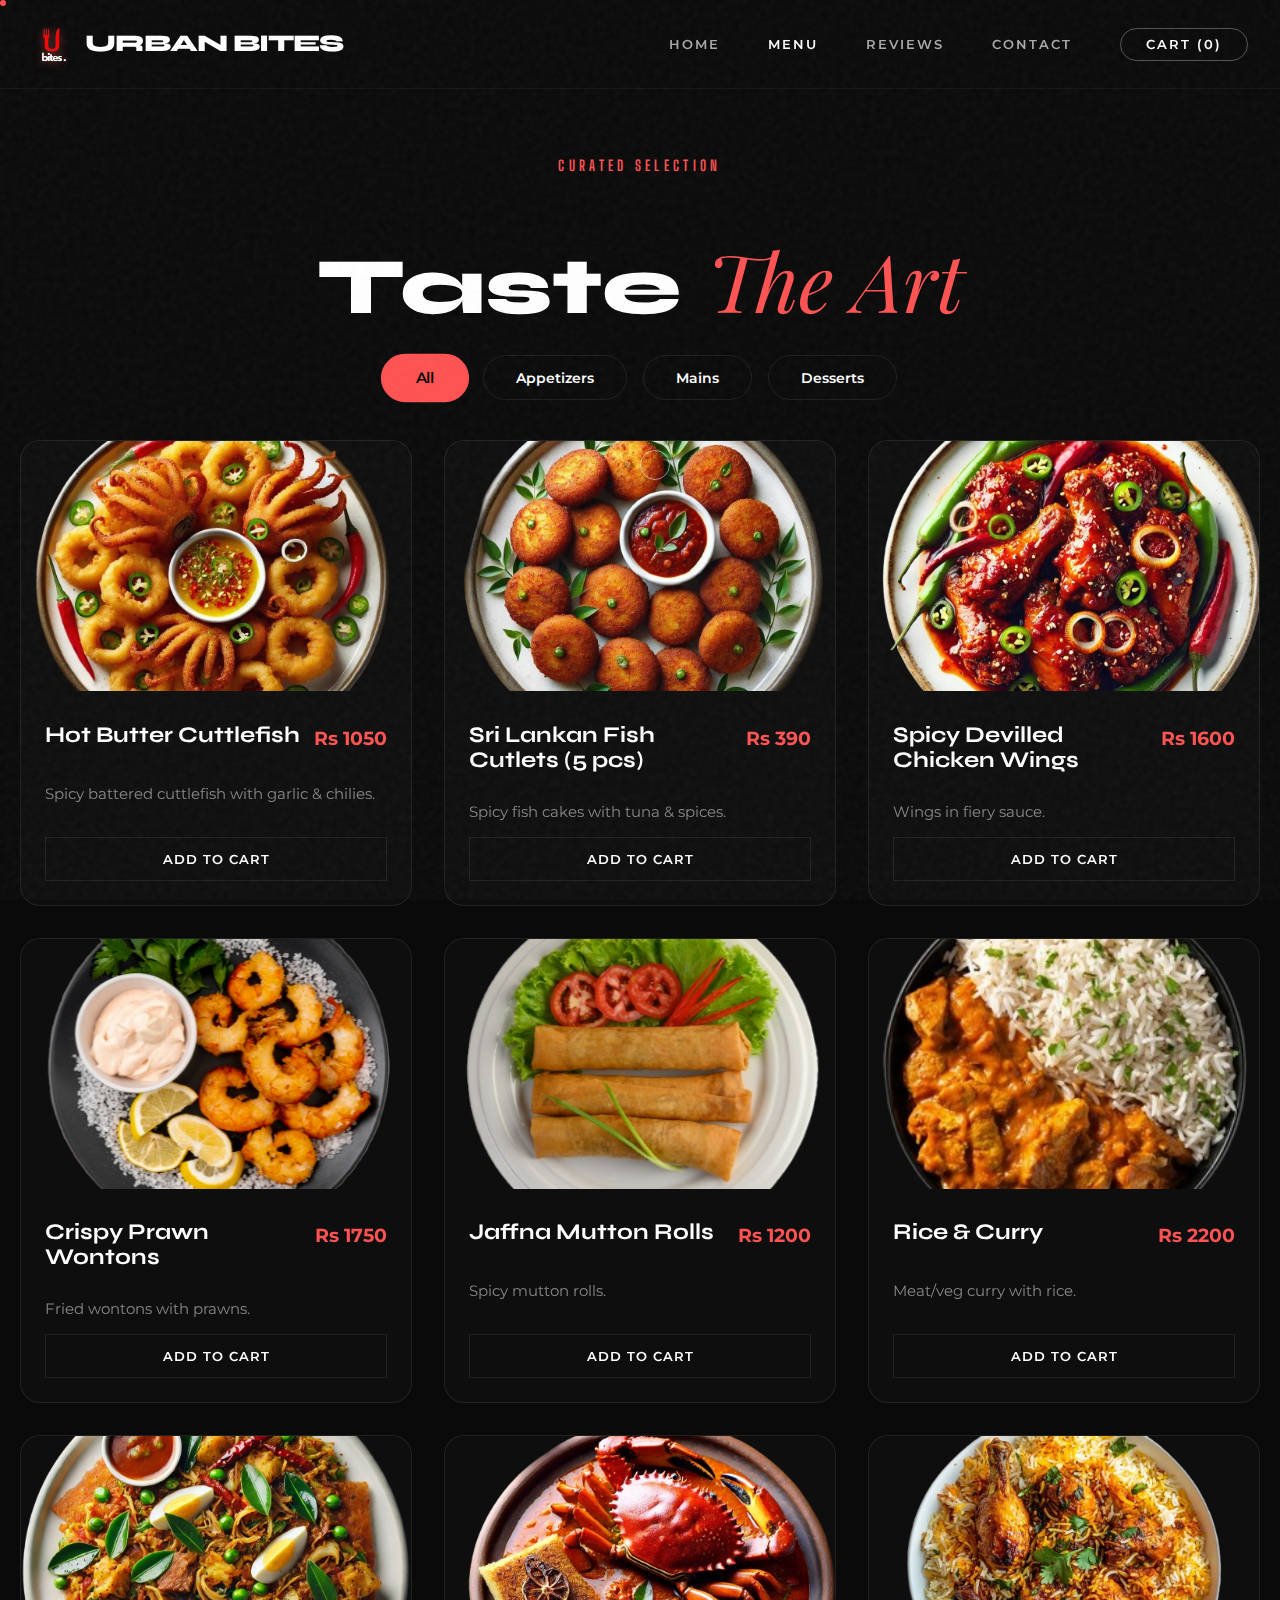
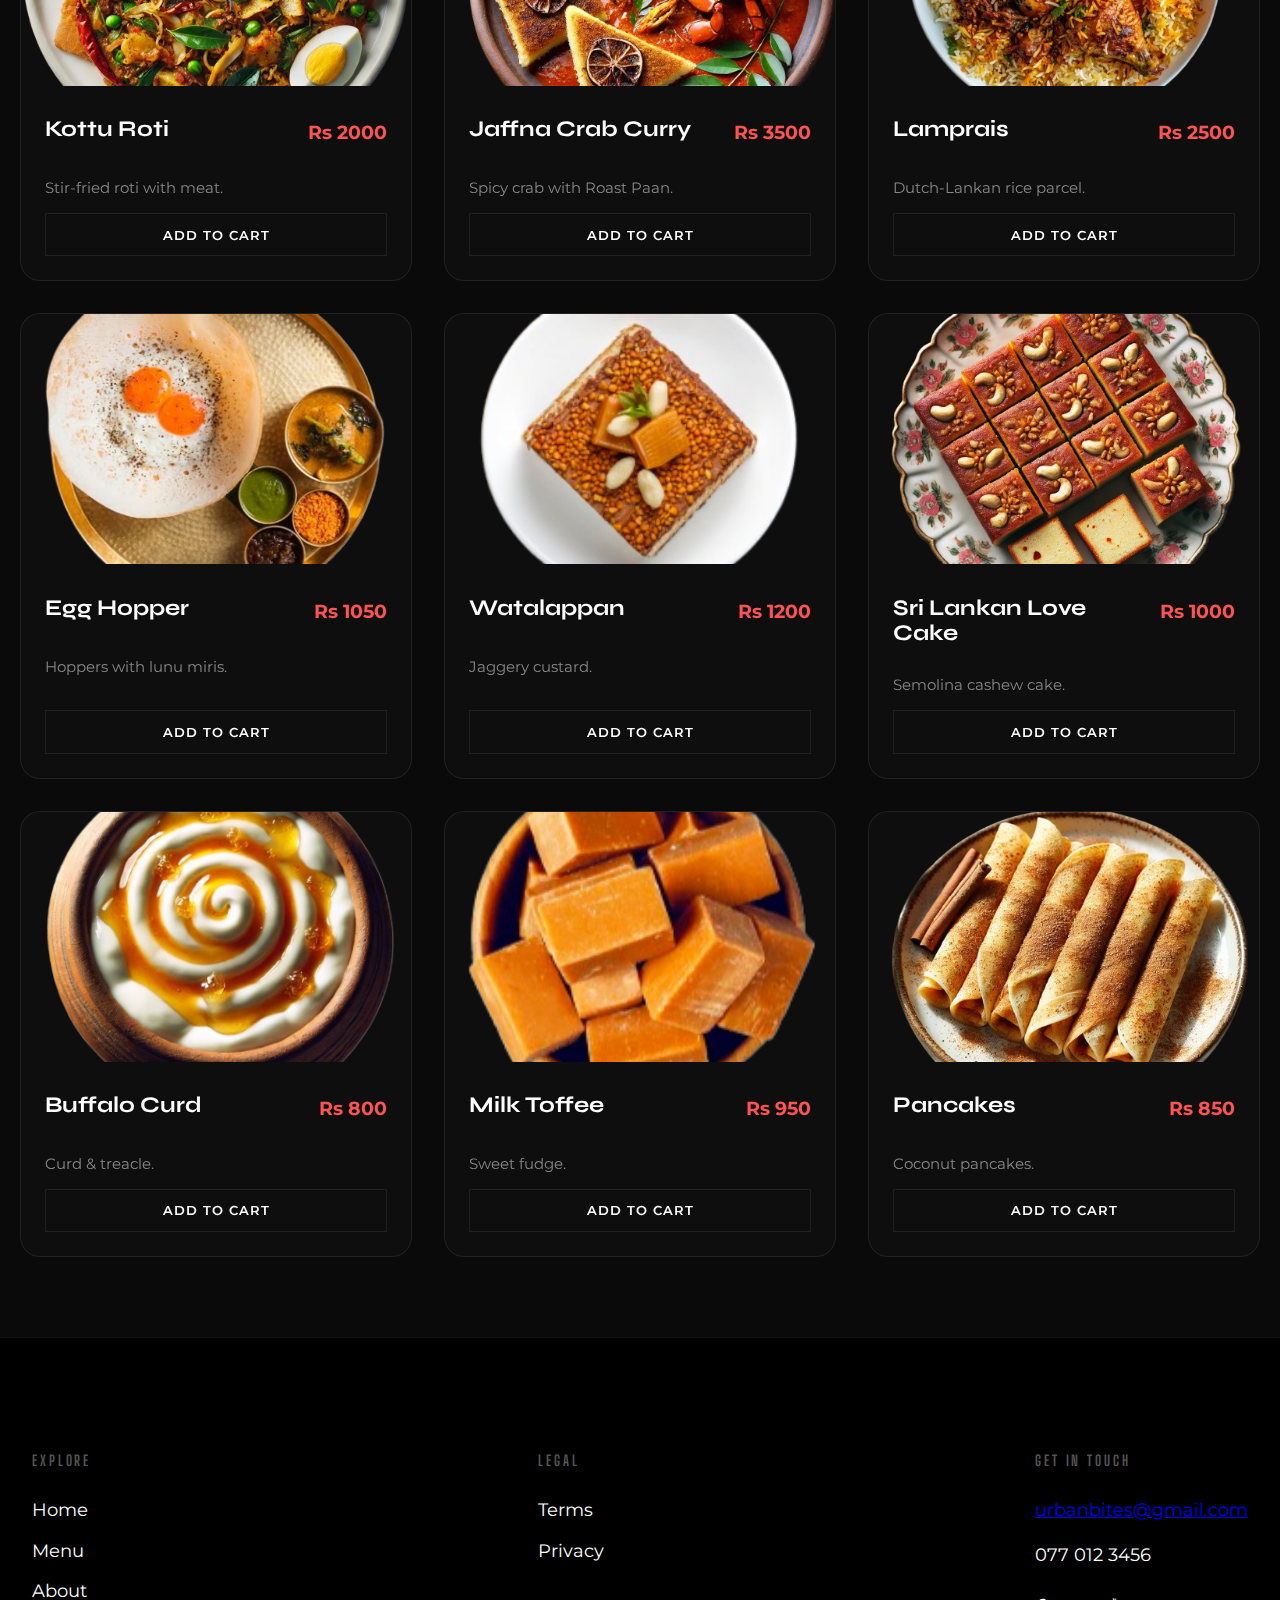
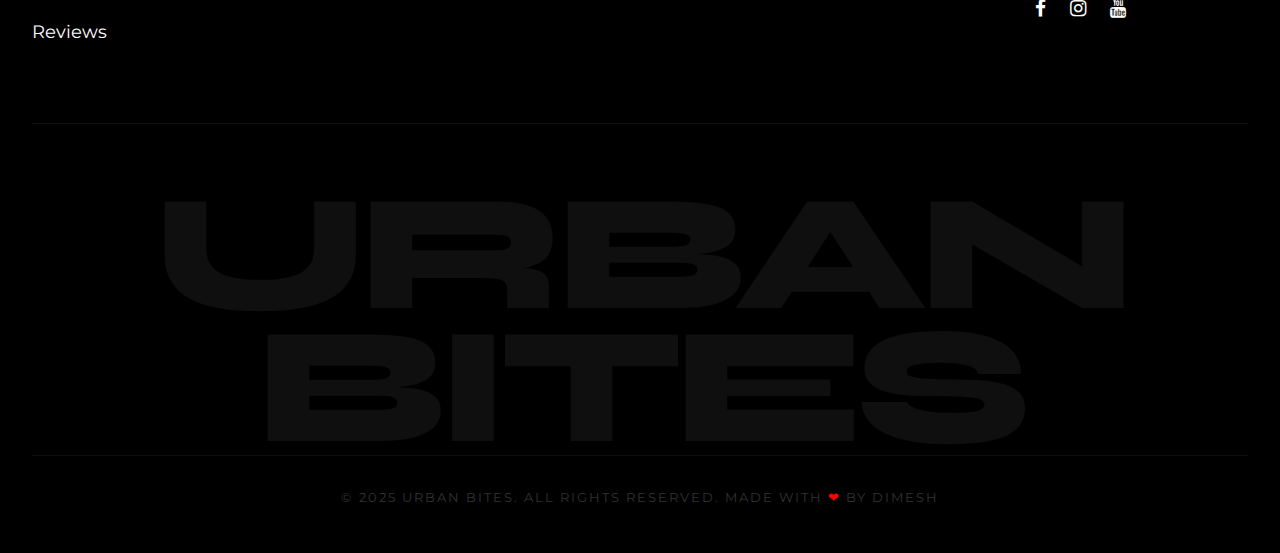
<file: menupage.html>
<!DOCTYPE html>
<html lang="en">

<head>
    <meta charset="UTF-8">
    <meta name="viewport" content="width=device-width, initial-scale=1.0">
    <title>Urban Bites | Curated Menu</title>
    <link rel="icon" type="image/x-icon" href="Images/favicon.png">
    <link rel="preconnect" href="https://fonts.googleapis.com">
    <link rel="preconnect" href="https://fonts.gstatic.com" crossorigin>
    <link
        href="https://fonts.googleapis.com/css2?family=Montserrat:wght@300;400;500;600;700&family=Playfair+Display:ital,wght@0,400;0,600;0,700;1,400&family=Syne:wght@400;700;800&family=Big+Shoulders+Display:wght@700&display=swap"
        rel="stylesheet">
    <link rel="stylesheet" href="https://cdnjs.cloudflare.com/ajax/libs/font-awesome/4.7.0/css/font-awesome.min.css">
    <link rel="stylesheet" href="CSS/menupage.css">
</head>

<body>
    <div class="cursor-dot" id="cursor-dot"></div>
    <div class="cursor-outline" id="cursor-outline"></div>
    <div class="noise-overlay"></div>

    <header id="main-header">
        <nav>
            <div class="logo-container">
                <img src='Images/Logo.png' alt="Urban Bites Logo" class="nav-logo">
                <span class="brand-name">Urban Bites</span>
            </div>
            <ul class="nav-links">
                <li><a href="index.html" class="hover-target">Home</a></li>
                <li><a href="menupage.html" class="active hover-target">Menu</a></li>
                <li><a href="index.html#review" class="hover-target">Reviews</a></li>
                <li><a href="#footer" class="hover-target">Contact</a></li>
                <li><a href="orderpage.html" class="cta-button hover-target">Cart <span id="cart-count">(0)</span></a>
                </li>
            </ul>
            <div class="burger hover-target" onclick="toggleMobileMenu()">
                <div class="line1"></div>
                <div class="line2"></div>
                <div class="line3"></div>
            </div>
        </nav>
    </header>

    <div class="page-overlay"></div>

    <section id="menu-header" class="section-header-wrapper reveal-text">
        <h3 class="section-label">CURATED SELECTION</h3>
        <h2 class="hero-title">Taste <span class="highlight italic-font">The Art</span></h2>
        <div class="filter-container">
            <button class="filter-btn active hover-target" onclick="filterMenu('all')">All</button>
            <button class="filter-btn hover-target" onclick="filterMenu('appetizers')">Appetizers</button>
            <button class="filter-btn hover-target" onclick="filterMenu('mains')">Mains</button>
            <button class="filter-btn hover-target" onclick="filterMenu('desserts')">Desserts</button>
        </div>
    </section>

    <section id="menu-section" class="section menu-section reveal-fade">
        <div class="menu-grid" id="menu-grid">
            <p style="color: white; text-align: center;">Loading menu items...</p>
        </div>
    </section>

    <div id="toast" class="toast">Item added to cart</div>

    <footer id="footer" class="footer-modern">
        <div class="container">
            <div class="footer-top">
                <div class="footer-nav">
                    <h3>Explore</h3>
                    <ul>
                        <li><a href="index.html" class="hover-target">Home</a></li>
                        <li><a href="menupage.html" class="hover-target">Menu</a></li>
                        <li><a href="index.html#about" class="hover-target">About</a></li>
                        <li><a href="index.html#review" class="hover-target">Reviews</a></li>
                    </ul>
                </div>
                <div class="footer-nav">
                    <h3>Legal</h3>
                    <ul>
                        <li><a href="#" onclick="openTermsPopup(); return false;" class="hover-target">Terms</a></li>
                        <li><a href="#" onclick="openPrivacyPopup(); return false;" class="hover-target">Privacy</a>
                        </li>
                    </ul>
                </div>
                <div class="footer-contact">
                    <h3>Get in Touch</h3>
                    <p><a href="mailto:urbanbites@gmail.com" class="hover-target">urbanbites@gmail.com</a></p>
                    <p>077 012 3456</p>
                    <div class="socials">
                        <a href="#" class="hover-target"><i class="fa fa-facebook"></i></a>
                        <a href="#" class="hover-target"><i class="fa fa-instagram"></i></a>
                        <a href="#" class="hover-target"><i class="fa fa-youtube"></i></a>
                    </div>
                </div>
            </div>

            <div class="footer-big-text">
                <span>URBAN BITES</span>
            </div>

            <div class="footer-copyright">
                <p>&copy; 2025 Urban Bites. All Rights Reserved. Made with <span style="color: red;">&#10084;</span> by
                    <a href="https://dimesh.online/" class="hover-target"
                        style="color: inherit; text-decoration: none;">Dimesh</a></p>
            </div>
        </div>
    </footer>

    <div id="termsPopup" class="popup">
        <div class="popup-content glass-card">
            <span class="close hover-target" onclick="closeTermsPopup()">&times;</span>
            <h2 class="highlight">Terms & Conditions</h2>
            <div class="scrollable-content">
                <p>Content...</p>
            </div>
        </div>
    </div>
    <div id="privacyPopup" class="popup">
        <div class="popup-content glass-card">
            <span class="close hover-target" onclick="closePrivacyPopup()">&times;</span>
            <h2 class="highlight">Privacy Policy</h2>
            <div class="scrollable-content">
                <p>Content...</p>
            </div>
        </div>
    </div>

    <script>
        const menuItems = [
            { name: "Hot Butter Cuttlefish", price: 1050, image: "Images/HotButterCuttlefish.png", description: "Spicy battered cuttlefish with garlic & chilies.", category: "appetizers" },
            { name: "Sri Lankan Fish Cutlets (5 pcs)", price: 390, image: "Images/SriLankanFishCutlets.png", description: "Spicy fish cakes with tuna & spices.", category: "appetizers" },
            { name: "Spicy Devilled Chicken Wings", price: 1600, image: "Images/SpicyDevilledChickenWings.png", description: "Wings in fiery sauce.", category: "appetizers" },
            { name: "Crispy Prawn Wontons", price: 1750, image: "Images/CrispyPrawnWontons.png", description: "Fried wontons with prawns.", category: "appetizers" },
            { name: "Jaffna Mutton Rolls", price: 1200, image: "Images/JaffnaMuttonRolls.png", description: "Spicy mutton rolls.", category: "appetizers" },
            { name: "Rice & Curry", price: 2200, image: "Images/rice-and-curry.png", description: "Meat/veg curry with rice.", category: "mains" },
            { name: "Kottu Roti", price: 2000, image: "Images/kottu.png", description: "Stir-fried roti with meat.", category: "mains" },
            { name: "Jaffna Crab Curry", price: 3500, image: "Images/crab-curry.png", description: "Spicy crab with Roast Paan.", category: "mains" },
            { name: "Lamprais", price: 2500, image: "Images/lamprais.png", description: "Dutch-Lankan rice parcel.", category: "mains" },
            { name: "Egg Hopper", price: 1050, image: "Images/hoppers.png", description: "Hoppers with lunu miris.", category: "mains" },
            { name: "Watalappan", price: 1200, image: "Images/watalappan.png", description: "Jaggery custard.", category: "desserts" },
            { name: "Sri Lankan Love Cake", price: 1000, image: "Images/love-cake.png", description: "Semolina cashew cake.", category: "desserts" },
            { name: "Buffalo Curd", price: 800, image: "Images/curd.png", description: "Curd & treacle.", category: "desserts" },
            { name: "Milk Toffee", price: 950, image: "Images/milk-toffee.png", description: "Sweet fudge.", category: "desserts" },
            { name: "Pancakes", price: 850, image: "Images/pancakes.png", description: "Coconut pancakes.", category: "desserts" }
        ];

        document.addEventListener("DOMContentLoaded", function () {
            const menuGrid = document.getElementById("menu-grid");
            updateCartCount();

            window.displayItems = function (category = "all") {
                if (!menuGrid) return;
                menuGrid.innerHTML = "";
                const filtered = category === "all" ? menuItems : menuItems.filter(i => i.category === category);
                if (filtered.length === 0) { menuGrid.innerHTML = "<p class='no-items'>No items found.</p>"; return; }
                filtered.forEach(item => {
                    const card = document.createElement("div");
                    card.className = "menu-item hover-target";
                    const itemString = JSON.stringify(item).replace(/"/g, '&quot;');
                    card.innerHTML = `
                    <div style="overflow: hidden;"><img src="${item.image}" alt="${item.name}" onerror="this.src='Images/Logo.png'"></div>
                    <div class="menu-content">
                        <div class="menu-header-row"><h3>${item.name}</h3><span class="price">Rs ${item.price}</span></div>
                        <p class="description">${item.description}</p>
                        <button class="add-to-cart-btn" onclick="addToCart(${itemString})">Add to Cart</button>
                    </div>`;
                    menuGrid.appendChild(card);
                });
                if (window.attachCursorListeners) attachCursorListeners();
            }

            window.filterMenu = function (category) {
                displayItems(category);
                document.querySelectorAll('.filter-btn').forEach(btn => {
                    btn.classList.toggle('active', btn.textContent.toLowerCase() === category || (category === 'all' && btn.textContent === 'All'));
                });
            };

            window.addToCart = function (item) {
                let cart = JSON.parse(localStorage.getItem('urbanBitesCart')) || [];
                const existing = cart.find(i => i.name === item.name);
                if (existing) existing.quantity++; else { item.quantity = 1; cart.push(item); }
                localStorage.setItem('urbanBitesCart', JSON.stringify(cart));
                updateCartCount();
                showToast(`Added ${item.name}`);
            };

            function updateCartCount() {
                const count = (JSON.parse(localStorage.getItem('urbanBitesCart')) || []).reduce((a, b) => a + b.quantity, 0);
                const el = document.getElementById('cart-count'); if (el) el.textContent = `(${count})`;
            }

            function showToast(msg) {
                const t = document.getElementById('toast'); t.textContent = msg; t.className = "toast show";
                setTimeout(() => { t.className = t.className.replace("show", "") }, 3000);
            }

            displayItems();

            // Cursor Logic (0.5 Speed)
            const pCursor = { x: window.innerWidth / 2, y: window.innerHeight / 2 };
            const dot = document.getElementById('cursor-dot');
            const outline = document.getElementById('cursor-outline');
            window.addEventListener('mousemove', e => {
                pCursor.x = e.clientX; pCursor.y = e.clientY;
                if (dot) { dot.style.top = pCursor.y + 'px'; dot.style.left = pCursor.x + 'px'; }
            });
            let ox = pCursor.x, oy = pCursor.y;
            function animateCursor() {
                ox += (pCursor.x - ox) * 0.5;
                oy += (pCursor.y - oy) * 0.5;
                if (outline) { outline.style.top = oy + 'px'; outline.style.left = ox + 'px'; }
                requestAnimationFrame(animateCursor);
            }
            animateCursor();

            window.attachCursorListeners = function () {
                if (!outline) return;
                document.querySelectorAll('.hover-target, a, button').forEach(el => {
                    el.addEventListener('mouseenter', () => {
                        outline.style.transform = 'translate(-50%, -50%) scale(2.5)';
                        outline.style.backgroundColor = 'rgba(255,255,255,0.1)';
                        if (dot) dot.style.opacity = '0';
                    });
                    el.addEventListener('mouseleave', () => {
                        outline.style.transform = 'translate(-50%, -50%) scale(1)';
                        outline.style.backgroundColor = 'transparent';
                        if (dot) dot.style.opacity = '1';
                    });
                });
            }
            attachCursorListeners();

            // Mobile Menu Logic (New)
            window.toggleMobileMenu = function () {
                const nav = document.querySelector('.nav-links');
                const burger = document.querySelector('.burger');
                nav.classList.toggle('nav-active');

                document.querySelectorAll('.nav-links li').forEach((link, index) => {
                    if (link.style.animation) { link.style.animation = ''; }
                    else { link.style.animation = `navLinkFade 0.5s ease forwards ${index / 7 + 0.3}s`; }
                });
                burger.classList.toggle('toggle');
            };

            const observer = new IntersectionObserver(entries => {
                entries.forEach(e => { if (e.isIntersecting) e.target.classList.add('active'); });
            }, { threshold: 0.1 });
            document.querySelectorAll('.reveal-text, .reveal-fade').forEach(el => observer.observe(el));
        });

        function openTermsPopup() { document.getElementById("termsPopup").style.display = "block"; }
        function closeTermsPopup() { document.getElementById("termsPopup").style.display = "none"; }
        function openPrivacyPopup() { document.getElementById("privacyPopup").style.display = "block"; }
        function closePrivacyPopup() { document.getElementById("privacyPopup").style.display = "none"; }
        window.onclick = function (e) {
            if (e.target == document.getElementById("termsPopup")) closeTermsPopup();
            if (e.target == document.getElementById("privacyPopup")) closePrivacyPopup();
        };
    </script>
</body>

</html>
</file>
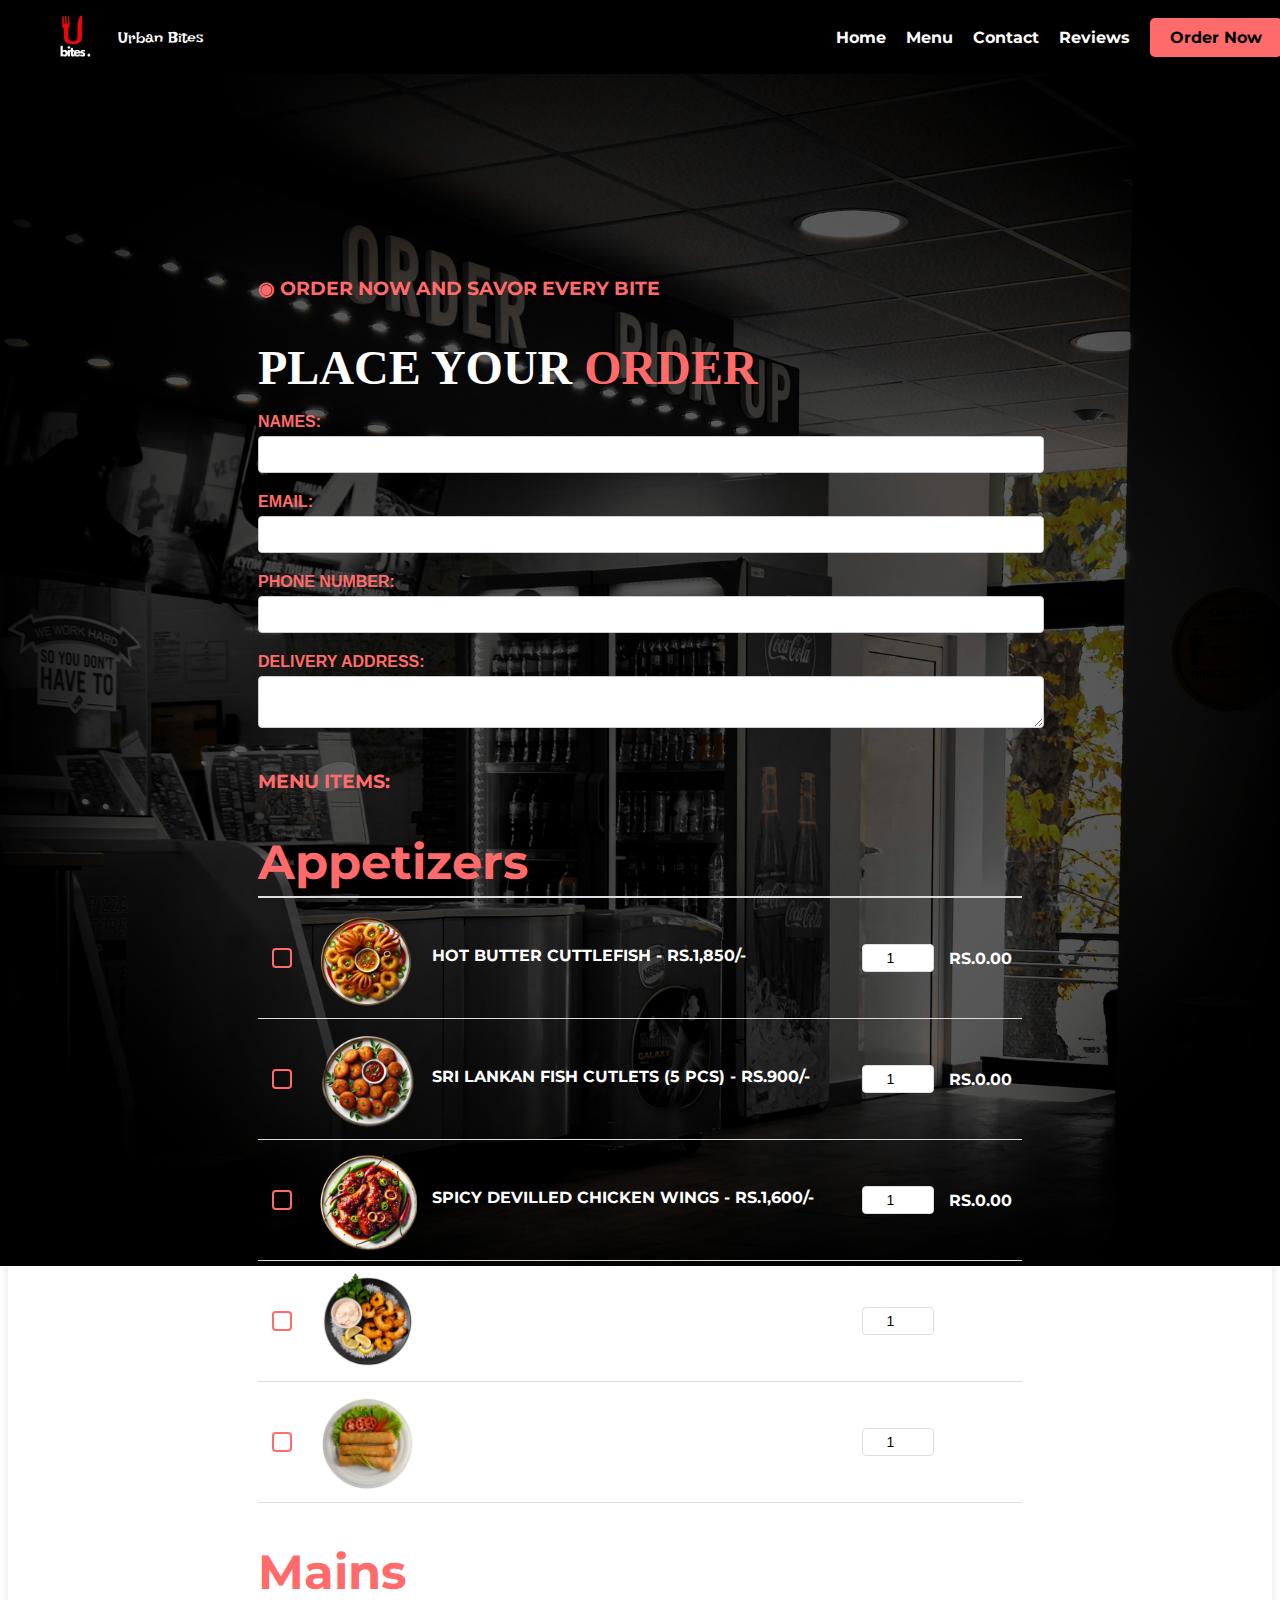
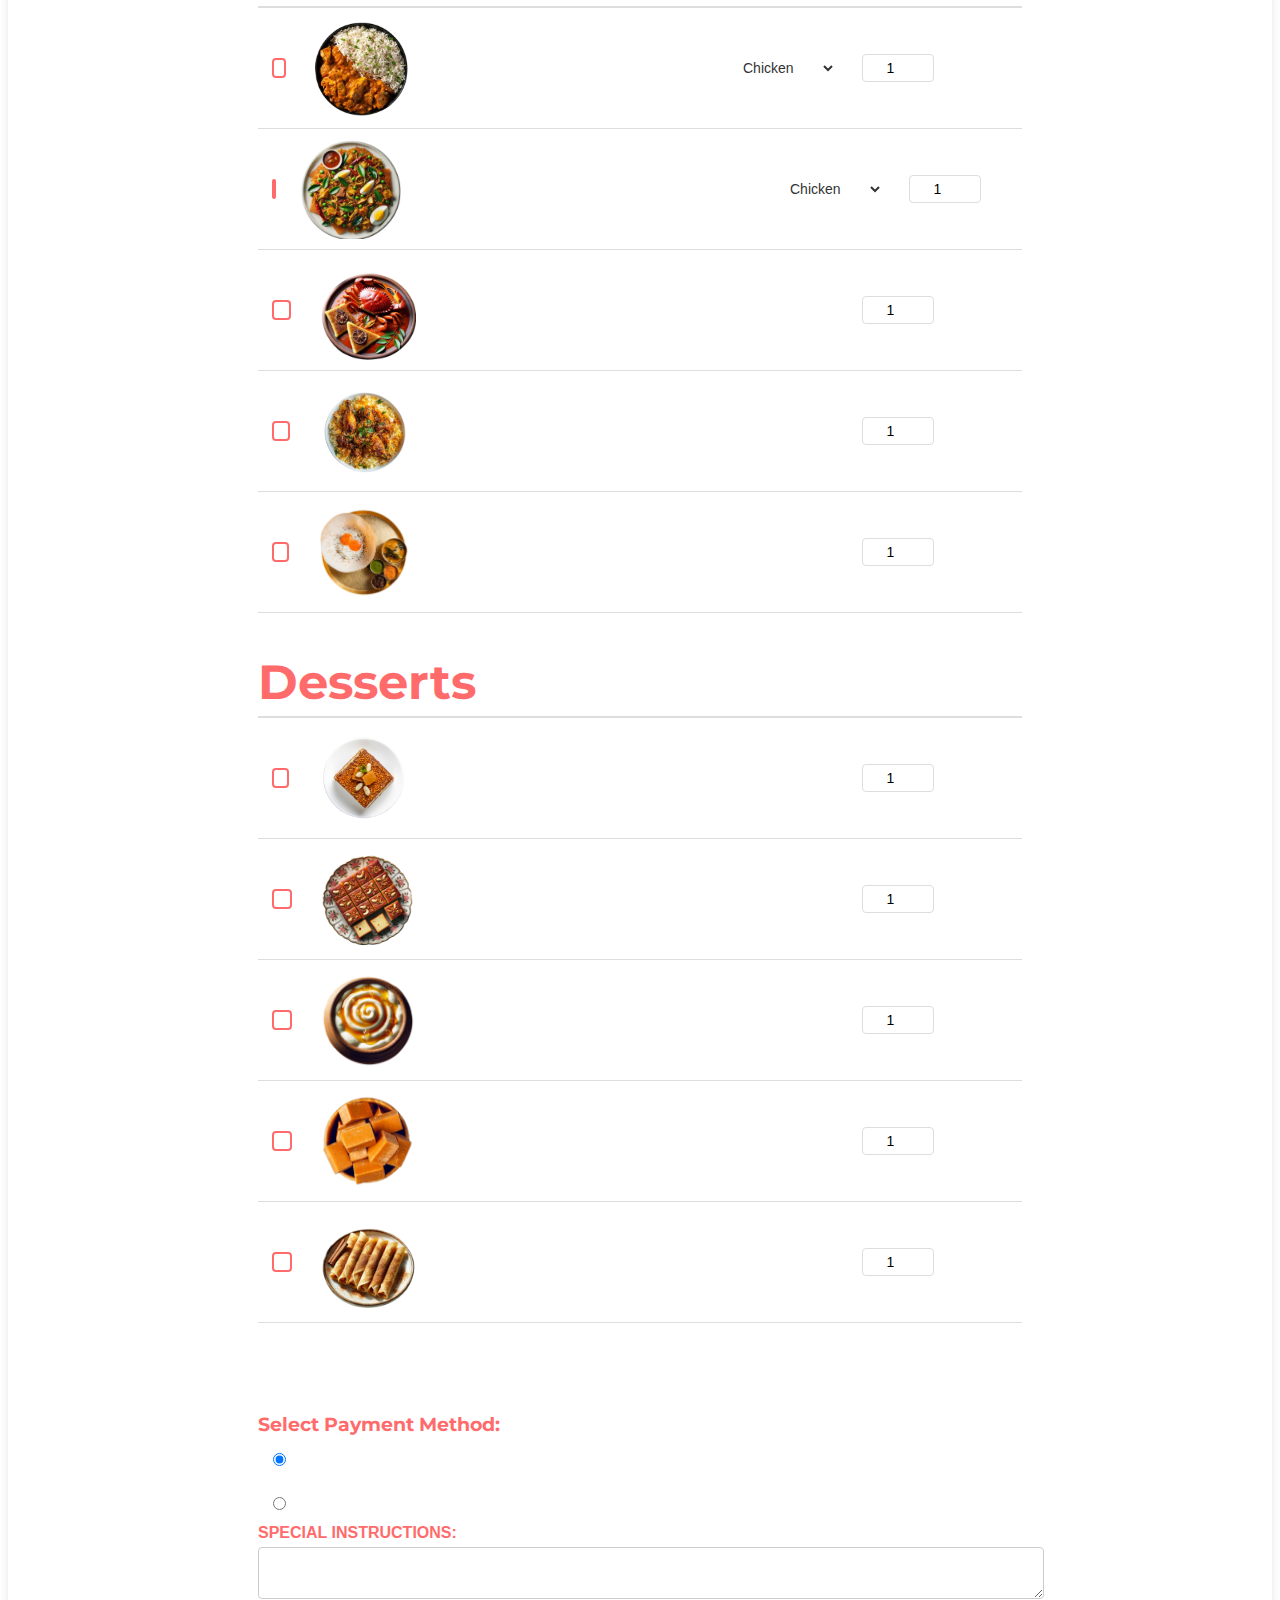
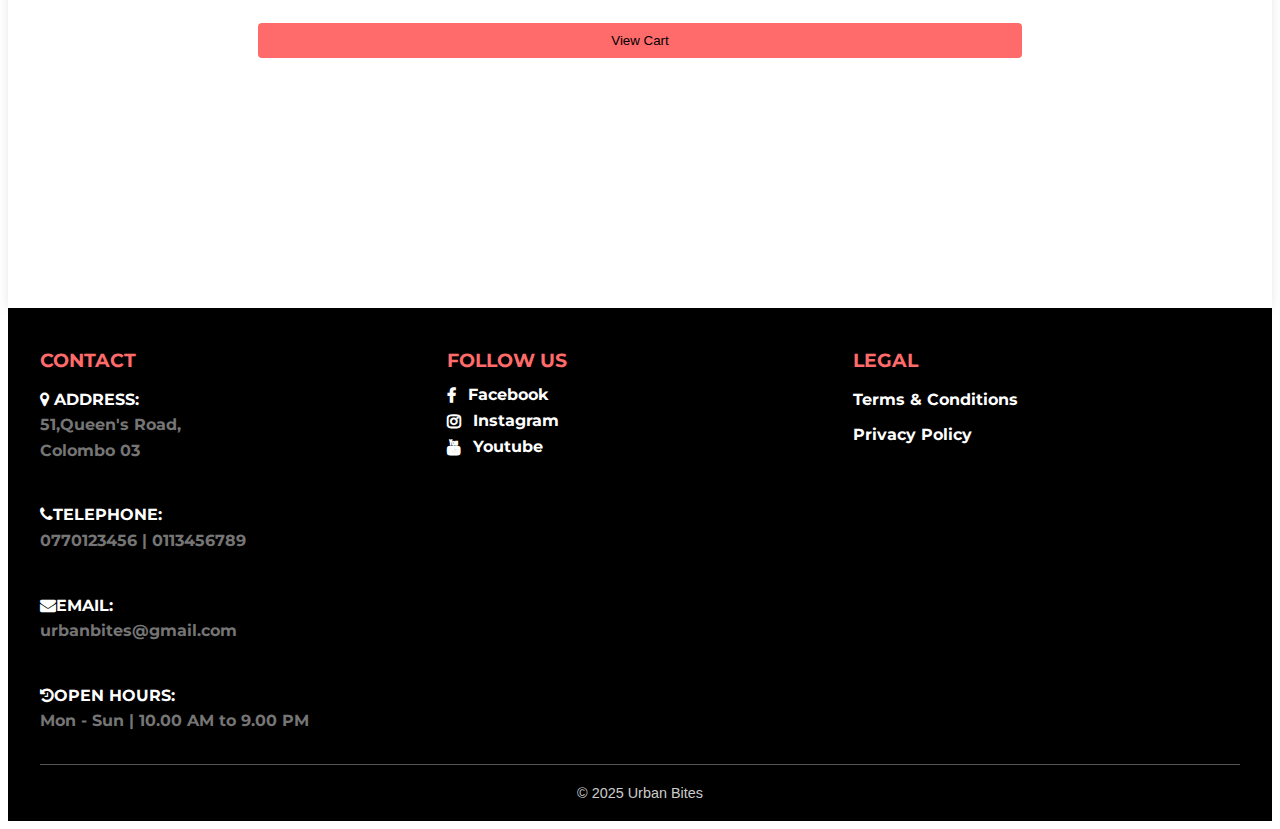
<file: orderpage.html>
<!DOCTYPE html>
<html lang="en">
<head>
    <meta charset="UTF-8">
    <meta name="viewport" content="width=device-width, initial-scale=1.0">
    <title>Place Your Order</title>
    <link rel="icon" type="image/x-icon" href="Images/favicon.png">
    <link rel="stylesheet" href="CSS/orderpage.css">
    <script src="JavaScript/orderpage.js"></script>

</head>
<body>
    <header>
        <nav>
            <ul class="left-nav">
                <li><img src='Images/Logo.png' alt="Header Logo" style="width: 50px; height: 50px;" class="center"></li>
                <li><p style="text-align: left; font-family: 'IrishGrover';">Urban Bites</p></li>
            </ul>
            <ul class="right-nav">
                <li><a href="index.html">Home</a></li>
                <li><a href="menupage.html">Menu</a></li>
                <li><a href="#footer">Contact</a></li>
                <li><a href="homepage.html#review">Reviews</a></li>
                <li><a href="orderpage.html" class="order-now">Order Now</a></li>
            </ul>
        </nav>
    </header>
    <div class="order-form">
        <h3>&#9673; ORDER NOW AND SAVOR EVERY BITE</h3>
        <h2>PLACE YOUR <span style="color: #ff6b6b;">ORDER</span></h2><br>
        <form>
            <label for="names"><span style="color: #ff6b6b;">NAMES:</span></label>
        <input type="text" id="names" name="names" required>
        <span class="error" id="names-error"></span>

        <label for="email"><span style="color: #ff6b6b;">EMAIL:</span></label>
        <input type="email" id="email" name="email" required>
        <span class="error" id="email-error"></span>

        <label for="phone"><span style="color: #ff6b6b;">PHONE NUMBER:</span></label>
        <input type="tel" id="phone" name="phone" required>
        <span class="error" id="phone-error"></span>

        <label for="address"><span style="color: #ff6b6b;">DELIVERY ADDRESS:</span></label>
        <textarea id="address" name="address" required></textarea>
        <span class="error" id="address-error"></span>

            <h3>MENU ITEMS:</h3>
            <!-- Appetizers Section -->
            <div class="menu-section">
                <h2>Appetizers</h2>
                <div class="menu-item">
                    <input type="checkbox" class="menu-checkbox" data-price="1850" aria-label="Hot Butter Cuttlefish">
                    <img src="Images/HotButterCuttlefish.png" alt="Hot Butter Cuttlefish">
                    <label>HOT BUTTER CUTTLEFISH - RS.1,850/-</label>
                    <input type="number" class="quantity" min="1" value="1" aria-label="Hot Butter Cuttlefish">
                    <span class="subtotal">RS.0.00</span>
                </div>
                <div class="menu-item">
                    <input type="checkbox" class="menu-checkbox" data-price="900" aria-label="Fish Cutlets">
                    <img src="Images/SriLankanFishCutlets.png" alt="Fish Cutlets">
                    <label>SRI LANKAN FISH CUTLETS (5 PCS) - RS.900/-</label>
                    <input type="number" class="quantity" min="1" value="1" aria-label="Fish Cutlets">
                    <span class="subtotal">RS.0.00</span>
                </div>
                <div class="menu-item">
                    <input type="checkbox" class="menu-checkbox" data-price="1600" aria-label="Devilled Chicken Wings">
                    <img src="Images/SpicyDevilledChickenWings.png" alt="Devilled Chicken Wings">
                    <label>SPICY DEVILLED CHICKEN WINGS - RS.1,600/-</label>
                    <input type="number" class="quantity" min="1" value="1" aria-label="Devilled Chicken Wings">
                    <span class="subtotal">RS.0.00</span>
                </div>
                <div class="menu-item">
                    <input type="checkbox" class="menu-checkbox" data-price="1750" aria-label="Prawn Wontons">
                    <img src="Images/CrispyPrawnWontons.png" alt="Prawn Wontons">
                    <label>CRISPY PRAWN WUNTONS - RS.1,750/-</label>
                    <input type="number" class="quantity" min="1" value="1" aria-label="Prawn Wontons">
                    <span class="subtotal">RS.0.00</span>
                </div>
                <div class="menu-item">
                    <input type="checkbox" class="menu-checkbox" data-price="1200" aria-label="Jaffna Mutton Rolls">
                    <img src="Images/JaffnaMuttonRolls.png" alt="Jaffna Mutton Rolls">
                    <label>JAFFNA MUTTON ROLLS (3 PCS) - RS.1,200/-</label>
                    <input type="number" class="quantity" min="1" value="1" aria-label="Jaffna Mutton Rolls">
                    <span class="subtotal">RS.0.00</span>
                </div>
            </div>

            <!-- Mains Section -->
            <div class="menu-section">
                <h2>Mains</h2>
                <div class="menu-item">
                    <input type="checkbox" class="menu-checkbox" data-price="2200" aria-label="Rice & Curry">
                    <img src="Images/rice-and-curry.png" alt="Rice & Curry">
                    <label>RICE & CURRY (CHICKEN/FISH/VEGETARIAN) - RS.2,200/-</label>
                    <select id="option6" name="option6" aria-label="Rice & Curry Options">
                        <option value="Chicken">Chicken</option>
                        <option value="Fish">Fish</option>
                        <option value="Vegetarian">Vegetarian</option>
                    </select>
                    <input type="number" class="quantity" min="1" value="1" aria-label="Rice & Curry">
                    <span class="subtotal">RS.0.00</span>
                </div>
                <div class="menu-item">
                    <input type="checkbox" class="menu-checkbox" data-price="2000"  aria-label="Kottu Roti">
                    <img src="Images/kottu.png" alt="Kottu Roti">
                    <label>KOTTU ROTI (CHICKEN/BEEF/SEAFOOD/VEGETARIAN) - RS.2,000/-</label>
                    <select id="option7" name="option7" aria-label="Kottu Roti Options">
                        <option value="Chicken">Chicken</option>
                        <option value="Beef">Beef</option>
                        <option value="Seafood">Seafood</option>
                        <option value="Vegetarian">Vegetarian</option>
                    </select>
                    <input type="number" class="quantity" min="1" value="1" aria-label="Kottu Roti">
                    <span class="subtotal">RS.0.00</span>
                </div>
                <div class="menu-item">
                    <input type="checkbox" class="menu-checkbox" data-price="3800" aria-label="Jaffna Crab Curry">
                    <img src="Images/crab-curry.png" alt="Jaffna Crab Curry">
                    <label>JAFFNA CRAB CURRY WITH ROAST PAAN - RS.3,800/-</label>
                    <input type="number" class="quantity" min="1" value="1" aria-label="Jaffna Crab Curry">
                    <span class="subtotal">RS.0.00</span>
                </div>
                <div class="menu-item">
                    <input type="checkbox" class="menu-checkbox" data-price="2500" aria-label="Lamprais">
                    <img src="Images/lamprais.png" alt="Lamprais">
                    <label>LAMPRAIS (DUTCH-SRI LANKAN RICE PARCEL) - RS.2,500/-</label>
                    <input type="number" class="quantity" min="1" value="1" aria-label="Lamprais">
                    <span class="subtotal">RS.0.00</span>
                </div>
                <div class="menu-item">
                    <input type="checkbox" class="menu-checkbox" data-price="1050" aria-label="Egg Hopper">
                    <img src="Images/hoppers.png" alt="Egg Hopper">
                    <label>EGG HOPPER WITH LUNU MIRIS & CHICKEN CURRY - RS.1,050/-</label>
                    <input type="number" class="quantity" min="1" value="1" aria-label="Egg Hopper">
                    <span class="subtotal">RS.0.00</span>
                </div>
            </div>

            <!-- Desserts Section -->
            <div class="menu-section">
                <h2>Desserts</h2>
                <div class="menu-item">
                    <input type="checkbox" class="menu-checkbox" data-price="1100" aria-label="Watalappan">
                    <img src="Images/watalappan.png" alt="Watalappan">
                    <label>WATALAPPAN (TRADITIONAL COCONUT CUSTARD) - RS.1,100/-</label>
                    <input type="number" class="quantity" min="1" value="1" aria-label="Watalappan">
                    <span class="subtotal">RS.0.00</span>
                </div>
                <div class="menu-item">
                    <input type="checkbox" class="menu-checkbox" data-price="1000" aria-label="Love Cake">
                    <img src="Images/love-cake.png" alt="Love Cake">
                    <label>SRI LANKAN LOVE CAKE - RS.1,000/-</label>
                    <input type="number" class="quantity" min="1" value="1" aria-label="Love Cake">
                    <span class="subtotal">RS.0.00</span>
                </div>
                <div class="menu-item">
                    <input type="checkbox" class="menu-checkbox" data-price="800" aria-label="Buffalo Curd">
                    <img src="Images/curd.png" alt="Curd">
                    <label>BUFFALO CURD WITH TREACLE - RS.800/-</label>
                    <input type="number" class="quantity" min="1" value="1" aria-label="Buffalo Curd">
                    <span class="subtotal">RS.0.00</span>
                </div>
                <div class="menu-item">
                    <input type="checkbox" class="menu-checkbox" data-price="950" aria-label="Milk Toffee">
                    <img src="Images/milk-toffee.png" alt="Milk Toffee">
                    <label>MILK TOFFEE (4 PCS) - RS.950/-</label>
                    <input type="number" class="quantity" min="1" value="1" aria-label="Milk Toffee">
                    <span class="subtotal">RS.0.00</span>
                </div>
                <div class="menu-item">
                    <input type="checkbox" class="menu-checkbox" data-price="850" aria-label="Jaggery & Coconut Pancakes">
                    <img src="Images/pancakes.png" alt="Pan Cake">
                    <label>JAGGERY & COCONUT PANCAKES - RS.850/-</label>
                    <input type="number" class="quantity" min="1" value="1" aria-label="Jaggery & Coconut Pancakes">
                    <span class="subtotal">RS.0.00</span>
                </div>
            </div>
            <div class="delivery-fee">(+Delivery Charge RS.200.00)</div>
            <div class="total">Total: RS.0.00</div>

            <div class="payment-methods">
            <h3>Select Payment Method:</h3>
            <div class="payment-option">
                <input type="radio" id="cod" name="payment-method" value="cod" checked>
                <label for="cod">Cash on Delivery</label>
            </div>
            <div class="payment-option">
                <input type="radio" id="card" name="payment-method" value="card">
                <label for="card">Card Payment</label>
            </div>
        </div>

            
            <label for="instructions"><span style="color: #ff6b6b;">SPECIAL INSTRUCTIONS:</span></label>
            <textarea id="instructions" name="instructions"></textarea>

            <button type="button" id="view-cart-btn">View Cart</button>

            <div id="cart-modal" class="modal">
                <div class="modal-content">
                    <span class="close">&times;</span>
                    <h2 style="color: #ff6b6b;">Your Cart</h2>
                    <div id="cart-items"></div>
                    <div id="cart-total">Total: RS.0.00</div>
                    <button type="button" id="proceed-to-payment">Proceed to Payment</button>
                </div>
            </div>
        </form>
    </div>
    <footer id="footer">
        <div class="footer-content">
            <div class="footer-section">
                <h3>CONTACT</h3>
                <p><strong><i class="fa fa-map-marker"></i> ADDRESS:<br></strong> <span style="color:#757575 ;">51,Queen's Road,<br> Colombo 03</span></p><br>
                <p><strong><i class="fa fa-phone"></i>TELEPHONE:<br></strong><span style="color:#757575 ;">0770123456 | 0113456789</span> </p><br>
                <p><strong><i class="fa fa-envelope"></i>EMAIL:<br></strong><a href="mailto:urbanbites@gmail.com"><span style="color:#757575 ;">urbanbites@gmail.com</span></a></p><br>
                <p><strong><i class="fa fa-history"></i>OPEN HOURS:<br></strong><span style="color:#757575 ;">Mon - Sun | 10.00 AM to 9.00 PM</span> </p>
            </div>
            <div class="footer-section">
                <h3>FOLLOW US</h3>
                <div class="social-links">
                    <link rel="stylesheet" href="https://cdnjs.cloudflare.com/ajax/libs/font-awesome/4.7.0/css/font-awesome.min.css">
                    <a href="https://www.facebook.com/urbanbites" target="_blank" class="fa fa-facebook"> &nbsp;&nbsp;&nbsp; <span style="font-family: Montserrat;"> Facebook</span></a>
                    <a href="https://www.instagram.com/urbanbites" target="_blank" class="fa fa-instagram">&nbsp;&nbsp;&nbsp; <span style="font-family: Montserrat;"> Instagram</span></a>
                    <a href="https://www.youtube.com/urbanbites" target="_blank" class="fa fa-youtube"> &nbsp;&nbsp;&nbsp; <span style="font-family: Montserrat;">Youtube</span></a>
                </div>
            </div>
            <div class="footer-section">
                <h3>LEGAL</h3>
                <p><a href="#terms" onclick="openTermsPopup()">Terms & Conditions</a></p>
                <div id="termsPopup" class="popup">
                    <div class="popup-content">
                        <span class="close" onclick="closeTermsPopup()">&times;</span>
                        <h2 style="color: #ff6b6b;">Terms & Conditions</h2>
                        <p>Last Updated: 20.02.2025<br><br>

                            Welcome to Urban Bites! These Terms and Conditions govern your use of our website, mobile application, and services. By accessing or using Urban Bites, you agree to comply with and be bound by these terms. If you do not agree, please do not use our services.<br><br>
                            
                            <span style="font-size: larger; color: #ff6b6b;">1. Acceptance of Terms</span> <br>
                            By using Urban Bites, you confirm that you are at least 18 years old or have parental/guardian consent to use our services. You agree to use our platform in accordance with these terms and all applicable laws.<br><br>
                            
                            <span style="font-size: larger; color: #ff6b6b;">2. Services</span><br>
                            Urban Bites provides an online platform for users to explore, order, and enjoy food from local restaurants and vendors. We act as an intermediary between users and restaurants, and we are not responsible for the quality, safety, or delivery of the food.<br><br>
                        
                                             
                            <span style="font-size: larger; color: #ff6b6b;">3. Orders and Payments</span><br>
                            &#9673; All orders are subject to availability and confirmation by the restaurant.<br>
                            
                            &#9673; Payment is processed through secure third-party payment gateways.<br>
                            
                            &#9673; Urban Bites is not responsible for any issues arising from payment processing.<br><br>
                            
                            <span style="font-size: larger; color: #ff6b6b;">4. Cancellations and Refunds</span><br>
                            &#9673; Cancellations are subject to the restaurant's policies.<br>
                            
                            &#9673; Refunds, if applicable, will be processed in accordance with our refund policy.<br><br>
                            
                            <span style="font-size: larger; color: #ff6b6b;">5. Prohibited Activities</span><br>
                            You agree not to:<br>
                            
                            &#9673; Use Urban Bites for any illegal or unauthorized purpose.<br>
                            
                            &#9673; Violate any laws in your jurisdiction.<br>
                            
                            &#9673; Interfere with the proper functioning of the platform.<br><br>
                            
                            <span style="font-size: larger; color: #ff6b6b;">6. Limitation of Liability</span><br>
                            Urban Bites is not liable for any indirect, incidental, or consequential damages arising from your use of our services.<br><br>
                            
                            <span style="font-size: larger; color: #ff6b6b;">7. Changes to Terms</span><br>
                            We reserve the right to modify these terms at any time. Continued use of our services constitutes acceptance of the updated terms.<br><br>
                            
                            <span style="font-size: larger; color: #ff6b6b;">8. Governing Law</span><br>
                            These terms are governed by the laws of Sri Lanka, and any disputes will be resolved in the courts of Sri Lanka.</p>
                    </div>
                </div>
                              
               <p><a href="#privacy" onclick="openPrivacyPopup()">Privacy Policy</a></p>
               <div id="privacyPopup" class="popup">
                   <div class="popup-content">
                       <span class="close" onclick="closePrivacyPopup()">&times;</span>
                       <h2 style="color: #ff6b6b;">Privacy Policy</h2>
                       <p>Last Updated: 20.02.2025<br><br>

                        At Urban Bites, we are committed to protecting your privacy. This Privacy Policy explains how we collect, use, and safeguard your personal information when you use our website, mobile app, and services.<br><br>
                        
                        <span style="font-size: larger; color: #ff6b6b;">1. Information We Collect</span><br>
                        We may collect the following information:<br>
                        
                        &#9673; Personal Information: Name, email address, phone number, and payment details.<br>
                        
                        &#9673; Location Data: To provide location-based services.<br>
                        
                        &#9673; Usage Data: Information about how you interact with our platform.<br><br>
                        
                        <span style="font-size: larger; color: #ff6b6b;">2. How We Use Your Information</span><br>
                        We use your information to:<br>
                        
                        &#9673; Process orders and payments.<br>
                        
                        &#9673; Improve our services and user experience.<br>
                        
                        &#9673; Send promotional offers and updates (with your consent).<br>
                        
                        &#9673; Comply with legal obligations.<br><br>
                        
                        <span style="font-size: larger; color: #ff6b6b;">3. Sharing Your Information</span><br>
                        We may share your information with:<br>
                        
                        &#9673; Restaurants and delivery partners to fulfill orders.<br>
                        
                        &#9673; Third-party service providers (e.g., payment processors).<br>
                        
                        &#9673; Legal authorities if required by law.<br><br>
                        
                        <span style="font-size: larger; color: #ff6b6b;">4. Data Security</span><br>
                        We implement industry-standard security measures to protect your data. However, no method of transmission over the internet is 100% secure.<br><br>
                        
                        <span style="font-size: larger; color: #ff6b6b;">5. Your Rights</span><br>
                        You have the right to:<br>
                        
                        &#9673; Access, update, or delete your personal information.<br>
                        
                        &#9673; Opt-out of marketing communications.<br>
                        
                        &#9673; Withdraw consent for data processing.<br><br>
                        
                        <span style="font-size: larger; color: #ff6b6b;">6. Cookies and Tracking</span><br>
                        We use cookies and similar technologies to enhance your experience. You can disable cookies in your browser settings, but this may affect platform functionality.<br><br>
                        
                        <span style="font-size: larger; color: #ff6b6b;">7. Third-Party Links</span><br>
                        Our platform may contain links to third-party websites. We are not responsible for their privacy practices.<br><br>
                        
                        <span style="font-size: larger; color: #ff6b6b;">8. Children's Privacy</span><br>
                        Urban Bites does not knowingly collect information from children under 13. If we become aware of such data, we will delete it immediately.<br><br>
                        
                        <span style="font-size: larger; color: #ff6b6b;">9. Changes to This Policy</span><br>
                        We may update this Privacy Policy from time to time. Any changes will be posted on this page.<br><br>
                        
                        <span style="font-size: larger; color: #ff6b6b;">10. Contact Us</span><br>
                        If you have any questions about this Privacy Policy, please contact us at:<br>
                        
                        &#9673; Email: urbanbites@gmail.com<br>
                        
                        &#9673; Phone: 0770123456 | 0113456789<br>
                        
                        &#9673; Address: 51 , Queen's Road , Colombo 03</p>
                   </div>
               </div>
               
            </div>
    </div>
    <div class="footer-bottom">
        <p>&copy; 2025 Urban Bites</p>
    </div>
</footer>

</body>
</html>
</file>
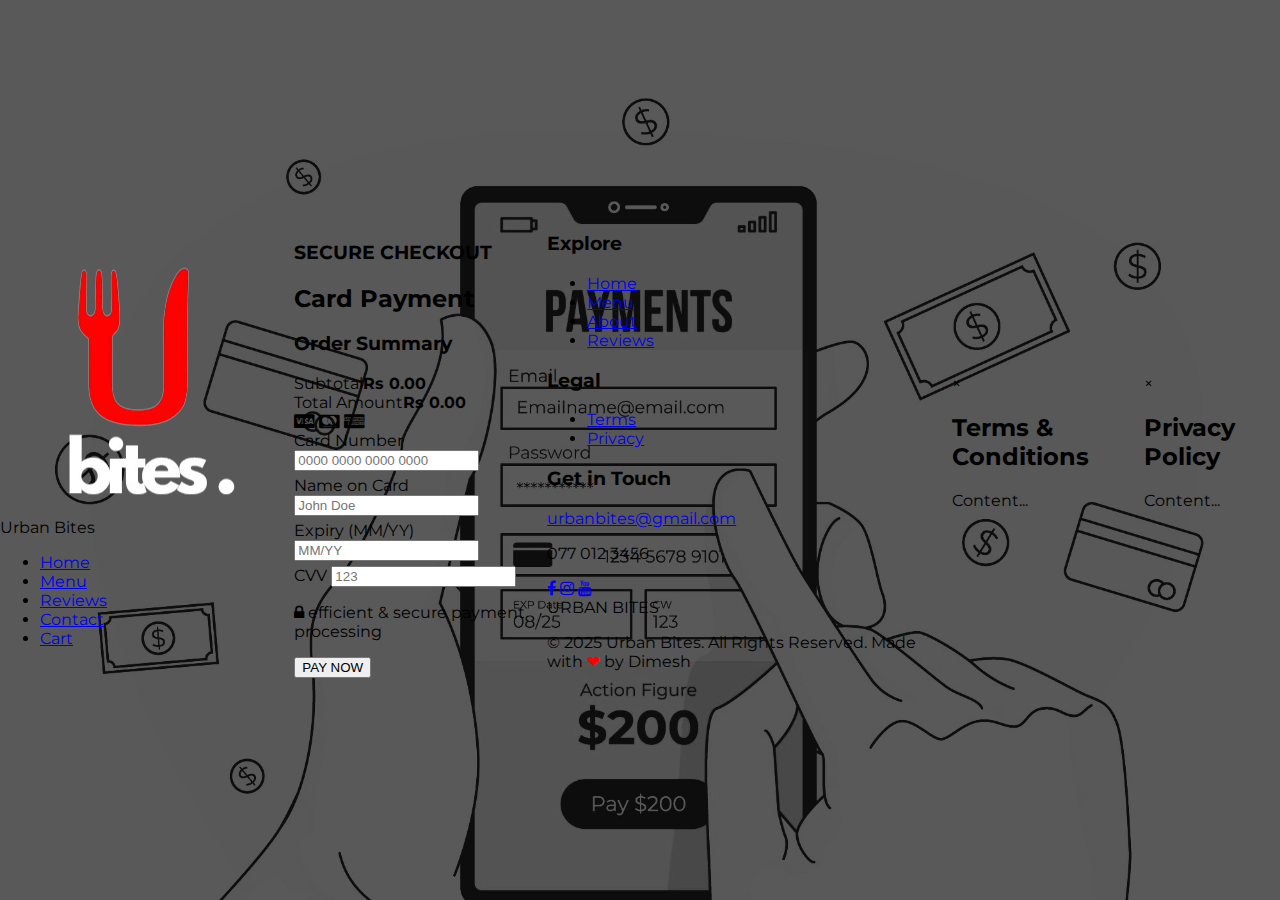
<file: payment.html>
<!DOCTYPE html>
<html lang="en">

<head>
    <meta charset="UTF-8">
    <meta name="viewport" content="width=device-width, initial-scale=1.0">
    <title>Urban Bites | Secure Payment</title>
    <link rel="icon" type="image/x-icon" href="Images/favicon.png">

    <!-- Google Fonts -->
    <link rel="preconnect" href="https://fonts.googleapis.com">
    <link rel="preconnect" href="https://fonts.gstatic.com" crossorigin>
    <link
        href="https://fonts.googleapis.com/css2?family=Montserrat:wght@300;400;500;600;700&family=Playfair+Display:ital,wght@0,400;0,600;0,700;1,400&family=Syne:wght@400;700;800&family=Big+Shoulders+Display:wght@700&display=swap"
        rel="stylesheet">

    <!-- Font Awesome -->
    <link rel="stylesheet" href="https://cdnjs.cloudflare.com/ajax/libs/font-awesome/4.7.0/css/font-awesome.min.css">

    <link rel="stylesheet" href="CSS/payment.css">
</head>

<body>
    <!-- Global Elements -->
    <div class="cursor-dot" id="cursor-dot"></div>
    <div class="cursor-outline" id="cursor-outline"></div>
    <div class="noise-overlay"></div>
    <div class="page-overlay"></div>

    <!-- Header -->
    <header id="main-header">
        <nav>
            <div class="logo-container">
                <img src='Images/Logo.png' alt="Urban Bites Logo" class="nav-logo">
                <span class="brand-name">Urban Bites</span>
            </div>
            <ul class="nav-links">
                <li><a href="index.html" class="hover-target">Home</a></li>
                <li><a href="menupage.html" class="hover-target">Menu</a></li>
                <li><a href="index.html#review" class="hover-target">Reviews</a></li>
                <li><a href="#footer" class="hover-target">Contact</a></li>
                <li><a href="orderpage.html" class="cta-button hover-target">Cart</a></li>
            </ul>
            <div class="burger hover-target" onclick="toggleMobileMenu()">
                <div class="line1"></div>
                <div class="line2"></div>
                <div class="line3"></div>
            </div>
        </nav>
    </header>

    <div class="main-container">
        <div class="form-header reveal-text">
            <h3 class="section-label">SECURE CHECKOUT</h3>
            <h2 class="hero-title">Card <span class="highlight">Payment</span></h2>
        </div>

        <div class="payment-wrapper reveal-fade">
            <!-- Order Summary -->
            <div class="order-summary-card">
                <h3>Order Summary</h3>
                <div class="summary-row"><span>Subtotal</span><strong id="subtotal">Rs. 0.00</strong></div>
                <div class="summary-row total"><span>Total Amount</span><strong id="total-amount" class="highlight">Rs.
                        0.00</strong></div>
            </div>

            <!-- Payment Form -->
            <form id="card-payment-form" class="glass-form">
                <div class="card-logos">
                    <i class="fa fa-cc-visa" aria-hidden="true"></i>
                    <i class="fa fa-cc-mastercard" aria-hidden="true"></i>
                    <i class="fa fa-cc-amex" aria-hidden="true"></i>
                </div>

                <div class="input-group">
                    <label for="card-number">Card Number</label>
                    <input type="text" id="card-number" name="card-number" placeholder="0000 0000 0000 0000"
                        maxlength="19">
                    <span class="error" id="card-number-error"></span>
                </div>

                <div class="input-group">
                    <label for="card-name">Name on Card</label>
                    <input type="text" id="card-name" name="card-name" placeholder="John Doe">
                    <span class="error" id="card-name-error"></span>
                </div>

                <div class="row-group">
                    <div class="input-group">
                        <label for="expiry-date">Expiry (MM/YY)</label>
                        <input type="text" id="expiry-date" name="expiry-date" placeholder="MM/YY" maxlength="5">
                        <span class="error" id="expiry-date-error"></span>
                    </div>
                    <div class="input-group">
                        <label for="cvv">CVV</label>
                        <input type="text" id="cvv" name="cvv" placeholder="123" maxlength="4">
                        <span class="error" id="cvv-error"></span>
                    </div>
                </div>

                <p class="secure-note"><i class="fa fa-lock"></i> efficient & secure payment processing</p>

                <button type="submit" class="pay-btn hover-target">PAY NOW</button>
            </form>
        </div>
    </div>

    <!-- Footer -->
    <footer id="footer" class="footer-modern">
        <div class="container">
            <div class="footer-top">
                <div class="footer-nav">
                    <h3>Explore</h3>
                    <ul>
                        <li><a href="index.html" class="hover-target">Home</a></li>
                        <li><a href="menupage.html" class="hover-target">Menu</a></li>
                        <li><a href="index.html#about" class="hover-target">About</a></li>
                        <li><a href="index.html#review" class="hover-target">Reviews</a></li>
                    </ul>
                </div>
                <div class="footer-nav">
                    <h3>Legal</h3>
                    <ul>
                        <li><a href="#" onclick="openTermsPopup(); return false;" class="hover-target">Terms</a></li>
                        <li><a href="#" onclick="openPrivacyPopup(); return false;" class="hover-target">Privacy</a>
                        </li>
                    </ul>
                </div>
                <div class="footer-contact">
                    <h3>Get in Touch</h3>
                    <p><a href="mailto:urbanbites@gmail.com" class="hover-target">urbanbites@gmail.com</a></p>
                    <p>077 012 3456</p>
                    <div class="socials">
                        <a href="#" class="hover-target"><i class="fa fa-facebook"></i></a>
                        <a href="#" class="hover-target"><i class="fa fa-instagram"></i></a>
                        <a href="#" class="hover-target"><i class="fa fa-youtube"></i></a>
                    </div>
                </div>
            </div>
            <div class="footer-big-text"><span>URBAN BITES</span></div>
            <div class="footer-copyright">
                <p>&copy; 2025 Urban Bites. All Rights Reserved. Made with <span style="color: red;">&#10084;</span> by
                    <a href="https://dimesh.online/" class="hover-target"
                        style="color: inherit; text-decoration: none;">Dimesh</a></p>
            </div>
        </div>
    </footer>

    <!-- Standard Popups -->
    <div id="termsPopup" class="popup">
        <div class="popup-content glass-card">
            <span class="close hover-target" onclick="closeTermsPopup()">&times;</span>
            <h2 class="highlight">Terms & Conditions</h2>
            <div class="scrollable-content">
                <p>Content...</p>
            </div>
        </div>
    </div>
    <div id="privacyPopup" class="popup">
        <div class="popup-content glass-card">
            <span class="close hover-target" onclick="closePrivacyPopup()">&times;</span>
            <h2 class="highlight">Privacy Policy</h2>
            <div class="scrollable-content">
                <p>Content...</p>
            </div>
        </div>
    </div>

    <script src="JavaScript/payment.js"></script>
    <script>
        // Global UI Scripts (Cursor, Mobile Menu, Popups) - Inline for simplicity unless splitting to separate file
        document.addEventListener("DOMContentLoaded", function () {
            // Cursor
            const pCursor = { x: window.innerWidth / 2, y: window.innerHeight / 2 };
            const dot = document.getElementById('cursor-dot');
            const outline = document.getElementById('cursor-outline');
            window.addEventListener('mousemove', e => {
                pCursor.x = e.clientX; pCursor.y = e.clientY;
                if (dot) { dot.style.top = pCursor.y + 'px'; dot.style.left = pCursor.x + 'px'; }
            });
            let ox = pCursor.x, oy = pCursor.y;
            function animateCursor() {
                ox += (pCursor.x - ox) * 0.5;
                oy += (pCursor.y - oy) * 0.5;
                if (outline) { outline.style.top = oy + 'px'; outline.style.left = ox + 'px'; }
                requestAnimationFrame(animateCursor);
            }
            animateCursor();

            // Hover Effects
            document.querySelectorAll('.hover-target, a, button, input, label').forEach(el => {
                el.addEventListener('mouseenter', () => { if (outline) { outline.style.transform = 'translate(-50%, -50%) scale(2.5)'; outline.style.backgroundColor = 'rgba(255,255,255,0.1)'; } });
                el.addEventListener('mouseleave', () => { if (outline) { outline.style.transform = 'translate(-50%, -50%) scale(1)'; outline.style.backgroundColor = 'transparent'; } });
            });

            // Mobile Menu
            window.toggleMobileMenu = function () {
                const nav = document.querySelector('.nav-links');
                const burger = document.querySelector('.burger');
                nav.classList.toggle('nav-active');
                document.querySelectorAll('.nav-links li').forEach((link, index) => {
                    if (link.style.animation) { link.style.animation = ''; }
                    else { link.style.animation = `navLinkFade 0.5s ease forwards ${index / 7 + 0.3}s`; }
                });
                burger.classList.toggle('toggle');
            };

            // Reveal Animations
            const observer = new IntersectionObserver(es => es.forEach(e => { if (e.isIntersecting) e.target.classList.add('active'); }), { threshold: 0.1 });
            document.querySelectorAll('.reveal-text, .reveal-fade').forEach(el => observer.observe(el));
        });

        function openTermsPopup() { document.getElementById("termsPopup").style.display = "block"; }
        function closeTermsPopup() { document.getElementById("termsPopup").style.display = "none"; }
        function openPrivacyPopup() { document.getElementById("privacyPopup").style.display = "block"; }
        function closePrivacyPopup() { document.getElementById("privacyPopup").style.display = "none"; }
        window.onclick = function (e) {
            if (e.target == document.getElementById("termsPopup")) closeTermsPopup();
            if (e.target == document.getElementById("privacyPopup")) closePrivacyPopup();
        };
    </script>
</body>

</html>
</file>
<file: CSS/menupage.css>
/* CSS Variables & Theme (Preserved) */
:root {
    --primary: #ff5252;
    --primary-dim: #ff6b6b;
    --bg-dark: #0a0a0a;
    --bg-darker: #050505;
    --surface: rgba(255, 255, 255, 0.02);
    --surface-hover: rgba(255, 255, 255, 0.05);
    --text-main: #ededed;
    --text-muted: #888;
    --border: rgba(255, 255, 255, 0.08);

    --font-heading: 'Syne', sans-serif;
    --font-serif: 'Playfair Display', serif;
    --font-label: 'Big Shoulders Display', sans-serif;
    --font-body: 'Montserrat', sans-serif;

    --glass: blur(20px);
    --transition-smooth: all 0.6s cubic-bezier(0.16, 1, 0.3, 1);
}

*,
*::before,
*::after {
    box-sizing: border-box;
    cursor: none;
}

@media (hover: none) and (pointer: coarse) {

    *,
    *::before,
    *::after {
        cursor: auto;
    }
}

html {
    scroll-behavior: smooth;
    font-size: 16px;
    background-color: var(--bg-dark);
}

body {
    background-color: var(--bg-dark);
    color: var(--text-main);
    font-family: var(--font-body);
    line-height: 1.6;
    overflow-x: hidden;
    min-height: 100vh;
    margin: 0;
}

/* Noise Overlay & Cursor (Standard) */
.noise-overlay {
    position: fixed;
    top: 0;
    left: 0;
    width: 100%;
    height: 100%;
    pointer-events: none;
    z-index: 9000;
    opacity: 0.05;
    background-image: url("data:image/svg+xml,%3Csvg viewBox='0 0 200 200' xmlns='http://www.w3.org/2000/svg'%3E%3Cfilter id='noiseFilter'%3E%3CfeTurbulence type='fractalNoise' baseFrequency='0.65' numOctaves='3' stitchTiles='stitch'/%3E%3C/filter%3E%3Crect width='100%25' height='100%25' filter='url(%23noiseFilter)' opaciry='1'/%3E%3C/svg%3E");
}

.cursor-dot {
    width: 6px;
    height: 6px;
    background: var(--primary);
    position: fixed;
    border-radius: 50%;
    z-index: 9999;
    pointer-events: none;
}

.cursor-outline {
    width: 30px;
    height: 30px;
    border: 1px solid rgba(255, 255, 255, 0.5);
    position: fixed;
    border-radius: 50%;
    z-index: 9998;
    pointer-events: none;
    transition: 0.1s;
}

/* Page Bg */
.page-overlay {
    position: fixed;
    top: 0;
    left: 0;
    width: 100%;
    height: 100%;
    z-index: -1;
    background-image: linear-gradient(rgba(0, 0, 0, 0.85), rgba(0, 0, 0, 0.85)), url('../Images/menubgpic.jpg');
    background-size: cover;
    background-position: center;
    background-attachment: fixed;
}

/* === HEADER & NAV (Standardized) === */
header {
    position: fixed;
    top: 0;
    width: 100%;
    padding: 1.5rem 2rem;
    z-index: 1000;
    display: flex;
    justify-content: center;
    transition: var(--transition-smooth);
    background: rgba(10, 10, 10, 0.8);
    backdrop-filter: blur(15px);
    border-bottom: 1px solid rgba(255, 255, 255, 0.05);
}

nav {
    display: flex;
    justify-content: space-between;
    align-items: center;
    width: 100%;
    max-width: 1400px;
}

.logo-container {
    display: flex;
    align-items: center;
    gap: 0.8rem;
}

.nav-logo {
    width: 40px;
    filter: drop-shadow(0 0 5px rgba(255, 82, 82, 0.5));
}

.brand-name {
    font-family: var(--font-heading);
    font-weight: 800;
    font-size: 1.5rem;
    color: #fff;
    letter-spacing: -1px;
    text-transform: uppercase;
}

.nav-links {
    display: flex;
    gap: 3rem;
    list-style: none;
    padding: 0;
    margin: 0;
}

.nav-links a {
    font-size: 0.8rem;
    text-transform: uppercase;
    letter-spacing: 2px;
    font-weight: 600;
    color: #aaa;
    transition: color 0.3s;
    text-decoration: none;
}

.nav-links a:hover,
.nav-links a.active {
    color: #fff;
}

.cta-button {
    border: 1px solid rgba(255, 255, 255, 0.3);
    padding: 8px 25px;
    border-radius: 50px;
    color: #fff !important;
}

.cta-button:hover {
    background: #fff;
    color: #000 !important;
}

/* Burger & Mobile Menu */
.burger {
    display: none;
    cursor: pointer;
}

.burger div {
    width: 25px;
    height: 3px;
    background-color: #fff;
    margin: 5px;
    transition: all 0.3s ease;
}

@media screen and (max-width: 1024px) {
    .nav-links {
        position: absolute;
        right: 0px;
        height: 100vh;
        top: 0;
        background-color: rgba(5, 5, 5, 0.95);
        display: flex;
        flex-direction: column;
        align-items: center;
        justify-content: center;
        width: 100%;
        transform: translateX(100%);
        transition: transform 0.5s cubic-bezier(0.77, 0, 0.175, 1);
        z-index: 999;
    }

    .nav-links li {
        opacity: 0;
        margin: 1.5rem 0;
    }

    .burger {
        display: block;
        z-index: 1000;
    }
}

.nav-active {
    transform: translateX(0%);
}

@keyframes navLinkFade {
    from {
        opacity: 0;
        transform: translateX(50px);
    }

    to {
        opacity: 1;
        transform: translateX(0px);
    }
}


/* Section Header */
.section-header-wrapper {
    text-align: center;
    padding: 140px 20px 40px;
    max-width: 1200px;
    margin: 0 auto;
}

.section-label {
    font-family: var(--font-label);
    font-size: 0.9rem;
    letter-spacing: 0.3em;
    color: var(--primary);
    margin-bottom: 1rem;
    text-transform: uppercase;
}

.hero-title {
    font-family: var(--font-heading);
    font-weight: 800;
    font-size: 5rem;
    line-height: 0.9;
    color: #fff;
    margin-bottom: 2rem;
}

.italic-font {
    font-family: var(--font-serif);
    font-style: italic;
    font-weight: 400;
}

.highlight {
    color: var(--primary);
}

/* Filters */
.filter-container {
    display: flex;
    justify-content: center;
    flex-wrap: wrap;
    gap: 1rem;
    margin-top: 2rem;
}

.filter-btn {
    background: transparent;
    border: 1px solid var(--border);
    color: #fff;
    padding: 0.8rem 2rem;
    border-radius: 50px;
    font-family: var(--font-body);
    font-weight: 600;
    font-size: 0.9rem;
    transition: var(--transition-smooth);
}

.filter-btn:hover,
.filter-btn.active {
    background: var(--primary);
    border-color: var(--primary);
    color: #000;
    transform: scale(1.05);
}

/* Menu Grid */
.menu-section {
    padding: 0 20px 80px;
    max-width: 1300px;
    margin: 0 auto;
}

.menu-grid {
    display: grid;
    grid-template-columns: repeat(auto-fill, minmax(300px, 1fr));
    gap: 2rem;
}

.menu-item {
    background: var(--surface);
    border: 1px solid var(--border);
    border-radius: 20px;
    overflow: hidden;
    backdrop-filter: blur(10px);
    transition: var(--transition-smooth);
    display: flex;
    flex-direction: column;
}

.menu-item:hover {
    transform: translateY(-10px);
    background: var(--surface-hover);
    border-color: rgba(255, 255, 255, 0.2);
    box-shadow: 0 20px 40px rgba(0, 0, 0, 0.4);
}

.menu-item img {
    width: 100%;
    height: 250px;
    object-fit: cover;
    transition: transform 0.8s;
}

.menu-item:hover img {
    transform: scale(1.1);
}

.menu-content {
    padding: 1.5rem;
    flex-grow: 1;
    display: flex;
    flex-direction: column;
    position: relative;
}

.menu-header-row {
    display: flex;
    justify-content: space-between;
    align-items: flex-start;
    margin-bottom: 0.8rem;
}

.menu-item h3 {
    font-family: var(--font-heading);
    font-size: 1.4rem;
    color: #fff;
    line-height: 1.1;
    padding-right: 10px;
    margin: 0;
}

.price {
    font-family: var(--font-body);
    font-weight: 700;
    color: var(--primary);
    font-size: 1.2rem;
    white-space: nowrap;
}

.description {
    color: var(--text-muted);
    font-size: 0.95rem;
    line-height: 1.6;
    margin-bottom: 3.5rem;
}

/* Add to Cart Button */
.add-to-cart-btn {
    position: absolute;
    bottom: 1.5rem;
    left: 1.5rem;
    right: 1.5rem;
    background: transparent;
    border: 1px solid var(--border);
    color: #fff;
    padding: 0.8rem;
    font-family: var(--font-body);
    font-weight: 600;
    text-transform: uppercase;
    letter-spacing: 1px;
    cursor: pointer;
    transition: 0.3s;
}

.add-to-cart-btn:hover {
    background: #fff;
    color: #000;
    border-color: #fff;
}

/* Toast */
.toast {
    visibility: hidden;
    min-width: 250px;
    background-color: #333;
    color: #fff;
    text-align: center;
    border-radius: 4px;
    padding: 16px;
    position: fixed;
    z-index: 10000;
    left: 50%;
    bottom: 30px;
    transform: translateX(-50%);
    font-family: var(--font-body);
    border: 1px solid var(--primary);
}

.toast.show {
    visibility: visible;
    animation: fadein 0.5s, fadeout 0.5s 2.5s;
}

@keyframes fadein {
    from {
        bottom: 0px;
        opacity: 0;
    }

    to {
        bottom: 30px;
        opacity: 1;
    }
}

@keyframes fadeout {
    from {
        bottom: 30px;
        opacity: 1;
    }

    to {
        bottom: 0px;
        opacity: 0;
    }
}

/* === MODERN FOOTER === */
.footer-modern {
    background: #000;
    padding: 6rem 0 2rem;
    position: relative;
    overflow: hidden;
    border-top: 1px solid #111;
}

.container {
    max-width: 1300px;
    margin: 0 auto;
    padding: 0 2rem;
}

.footer-top {
    display: flex;
    justify-content: space-between;
    flex-wrap: wrap;
    gap: 4rem;
    padding-bottom: 4rem;
    border-bottom: 1px solid #111;
    margin-bottom: 4rem;
}

.footer-nav h3,
.footer-contact h3 {
    font-family: var(--font-label);
    font-size: 0.9rem;
    letter-spacing: 0.2em;
    color: #555;
    text-transform: uppercase;
    margin-bottom: 1.5rem;
}

.footer-nav ul {
    list-style: none;
    padding: 0;
    margin: 0;
}

.footer-nav li {
    margin-bottom: 0.8rem;
}

.footer-nav a,
.footer-contact p {
    font-size: 1.1rem;
    color: #fff;
    text-decoration: none;
    transition: 0.3s;
}

.footer-nav a:hover,
.footer-contact a:hover {
    color: var(--primary);
    padding-left: 5px;
}

.socials {
    margin-top: 1.5rem;
    display: flex;
    gap: 1.5rem;
}

.socials a {
    font-size: 1.2rem;
    color: #fff;
}

.socials a:hover {
    color: var(--primary);
    transform: translateY(-3px);
    display: inline-block;
}

.footer-big-text {
    text-align: center;
    line-height: 0.8;
    margin-top: 2rem;
    user-select: none;
}

.footer-big-text span {
    font-family: var(--font-heading);
    font-weight: 800;
    font-size: 13vw;
    color: #0f0f0f;
    letter-spacing: -0.05em;
    display: block;
    border-bottom: 1px solid #0f0f0f;
}

.footer-copyright {
    text-align: center;
    margin-top: 2rem;
    color: #333;
    font-size: 0.8rem;
    text-transform: uppercase;
    letter-spacing: 2px;
}

/* Popups & Animations */
.popup {
    display: none;
    position: fixed;
    z-index: 10000;
    left: 0;
    top: 0;
    width: 100%;
    height: 100%;
    background: rgba(0, 0, 0, 0.9);
}

.popup-content {
    margin: 10% auto;
    padding: 2rem;
    width: 90%;
    max-width: 600px;
    background: #111;
    border: 1px solid #333;
}

.scrollable-content {
    max-height: 60vh;
    overflow-y: auto;
    color: #aaa;
    margin-top: 1rem;
}

.close {
    float: right;
    font-size: 2rem;
    color: #fff;
    cursor: pointer;
}

.reveal-text {
    opacity: 0;
    transform: translateY(30px);
    transition: all 1s ease;
}

.reveal-text.active {
    opacity: 1;
    transform: translateY(0);
}

.reveal-fade {
    opacity: 0;
    transition: opacity 1.5s ease;
}

.reveal-fade.active {
    opacity: 1;
}

@media (max-width: 768px) {
    .menu-grid {
        grid-template-columns: 1fr;
    }

    .hero-title {
        font-size: 3rem;
    }

    .footer-top {
        flex-direction: column;
        gap: 2rem;
    }
}
</file>
<file: CSS/orderpage.css>
html {
    scroll-behavior: smooth;
}

body {
    font-family: Arial, sans-serif;
    background-image:url(../Images/ordernowbg.jpg);
    background-repeat: no-repeat;
    background-size: cover;
    background-attachment: fixed;
}

/*Header Styles */
header {
    background-color: #000000;
    color: #fff;
    padding: 10px 20px;
    display: flex;
    justify-content: space-between;
    align-items: center;
    position: fixed;
    width: 98%;
    top: 0;
    z-index: 1000;
}

header nav {
    display: flex;
    justify-content: space-between;
    width: 100%;
    font-family: Montserrat;
}

header nav ul {
    list-style: none;
    margin: 0;
    padding: 0;
    display: flex;
    align-items: center;
}

header nav ul.left-nav {
    justify-content: flex-start;
}

header nav ul.right-nav {
    justify-content: flex-end;
}

header nav ul li {
    margin-left: 20px;
    align-items: center;
}

header nav ul li a {
    color: #fff;
    text-decoration: none;
    font-weight: bold;
}

header nav ul li a.order-now {
    background-color: #ff6b6b;
    color: #000000;
    padding: 10px 20px;
    text-decoration: none;
    border-radius: 5px;
}

/*Order Form Styles */
.order-form {
    background-color: #00000000;
    color: white;
    padding: 250px;
    box-shadow: 0 0 10px rgba(0, 0, 0, 0.1);
    max-width: 1000px;
    margin: 0 auto;
}
.order-form h2 {
    font-size: 3.0em;
    font-family:  luloLuloCleanW ;
    color: #ffffff;
    background-color: rgba(0, 0, 0, 0);
    margin-bottom: 0px;
}

.order-form h3{
    font-family:  Montserrat ;
    color: #ff6b6b;
    background-color: rgba(0, 0, 0, 0);
    margin-bottom: 0px;
}
.order-form label {
    display: block;
    margin-bottom: 5px;
    font-weight: bold;
}
.order-form input[type="text"],
.order-form input[type="email"],
.order-form input[type="tel"],
.order-form textarea {
    width: 100%;
    padding: 10px;
    margin-bottom: 20px;
    border: 1px solid #ccc;
    border-radius: 4px;
}
.order-form .menu-items {
    margin-bottom: 20px;
}
.order-form .menu-items h3 {
    margin-bottom: 10px;
}
.order-form .menu-items ul {
    list-style-type: none;
    padding: 0;
}
.order-form .menu-items ul li {
    margin-bottom: 10px;
    display: flex;
    align-items: center;
}
.order-form .menu-items ul li input[type="checkbox"] {
    margin-right: 10px;
}
.order-form .menu-items ul li input[type="number"] {
    width: 60px;
    margin-left: 10px;
    padding: 5px;
    border: 1px solid #ccc;
    border-radius: 4px;
    margin-left: auto;
}
.order-form .special-instructions textarea {
    height: 100px;
}

.order-form button[type="button"] {
    width: 100%;
    padding: 10px;
    background-color: #ff6b6b;
    color: #000000;
    border: none;
    border-radius: 4px;
    cursor: pointer;
}
.order-form button[type="button"]:hover {
    background-color: #ff0000;
    color: white;
}


/* Footer Styles */
footer {
    background-color: #000000;
    color: #fff;
    padding: 20px 0;
    text-align: center;
}

footer p {
    margin: 0;
}

.footer-content {
    display: flex;
    justify-content: space-between;
    max-width: 1200px;
    margin: 0 auto;
    padding-bottom: 20px;
    border-bottom: 1px solid #555;
}

.footer-section {
    flex: 1;
    margin-right: 20px;
    text-align: left;
    font-family: 'Montserrat';
}

.footer-section:last-child {
    margin-right: 0;
}

.footer-section h3 {
    font-size: 1.2em;
    margin-bottom: 15px;
    color: #ff6b6b;
}

.footer-section p {
    margin: 10px 0;
    line-height: 1.6;
}

.footer-section a {
    color: #ffffff;
    text-decoration: none;
    padding: 0px;
}

.footer-section a:hover {
    color: #ff6b6b;
}

.footer-bottom {
    text-align: center;
    padding-top: 20px;
}

.footer-bottom p {
    margin: 0;
    font-size: 0.9em;
    color: #ccc;
}



/* Social Icons Styles */

.social-links {
    display: flex;
    flex-direction: column;
    gap: 10px; 
    font-size: 14px;
}

.social-links a {
    display: flex;
    align-items: center;
    text-decoration: none;
    color: white; 
    font-weight: bold;
    transition: color 0.3s ease-in-out;
}

.social-links a:hover {
    color: #ff6666; /* Hover effect */
}

.social-links .fa {
    margin-right: 10px; 
    font-size: 16px; 
}
/* Menu Styles */
.menu-section {
    margin-bottom: 20px;
}
.menu-section h2 {
    border-bottom: 2px solid #ddd;
    padding-bottom: 5px;
    font-family: Montserrat;
    color: #ff6b6b;
}
.menu-item {
    display: flex;
    align-items: center;
    gap: 15px;
    padding: 10px;
    border-bottom: 1px solid #ddd;
    font-family: Montserrat;
}
.menu-item img {
    width: 100px;
    height: 100px;
    border-radius: 8px;
}
.menu-item label {
    flex-grow: 1;
}

.menu-checkbox {
    margin-right: 10px;
    appearance: none; /* Remove default checkbox */
    width: 20px;
    height: 20px;
    border: 2px solid #ff6b6b; /* Teal border */
    border-radius: 4px;
    cursor: pointer;
    position: relative;
    outline: none;
    transition: background-color 0.3s, border-color 0.3s;
}

.menu-checkbox:checked {
    background-color: #ff6b6b;
    border-color: #ff6b6b;
}

.menu-checkbox:checked::after {
    content: "✓";
    color: #fff;
    font-size: 14px;
    position: absolute;
    top: 50%;
    left: 50%;
    transform: translate(-50%, -50%);
}

.menu-item .quantity {
     width: 60px; 
     padding: 5px;
     border: 1px solid #ddd;       
     border-radius: 4px;       
     font-size: 14px;       
     text-align: center;       
     outline: none;       
     transition: border-color 0.3s, box-shadow 0.3s;               
}        

.menu-item .quantity:focus {
    border-color: #ff6b6b;        
    box-shadow: 0 0 5px rgb(255, 0, 0);        
}   

.menu-item select {
    padding: 5px 10px;
    border: 1px solid #ffffff;
    border-radius: 4px;
    font-size: 14px;
    background-color: #fff;
    color: #333;
    cursor: pointer;
    outline: none;
    transition: border-color 0.3s, box-shadow 0.3s;
    margin-right: 10px;
}

.menu-item select:focus {
    border-color: #ff0000;
    box-shadow: 0 0 5px #ff6b6b;
}

.menu-item select:hover {
    border-color: #ff6b6b;
}
.subtotal {
    font-weight: bold;
    margin-left: auto;
}
.total, .delivery-fee {
    font-size: 18px;
    font-weight: bold;
    margin-top: 10px;
    text-align: right;
}

/* Fonts */
@font-face {
    font-family: IrishGrover;
    src: url(../Fonts/IrishGrover-Regular.ttf);
    font-weight: bold;
  }

@font-face {
    font-family: Montserrat;
    src: url(../Fonts/Montserrat-VariableFont_wght.ttf);
    font-weight: bold;
}

header nav ul.right-nav li a.order-now:hover {
    background-color: #ff0000; 
    color: #ffffff; 
    transition: background-color 0.3s ease, color 0.3s ease; 
  }

  .popup {
    display: none;
    position: fixed;
    z-index: 1;
    left: 0;
    top: 0;
    width: 100%;
    height: 100%;
    overflow: auto;
    background-color: rgb(0,0,0);
    background-color: rgba(0,0,0,0.4);
}

.popup-content {
    background-color: #000000;
    margin: 15% auto;
    padding: 20px;
    border: 1px solid #888;
    width: 80%;
}

.close {
    color: #aaa;
    float: right;
    font-size: 28px;
    font-weight: bold;
}

.close:hover,
.close:focus {
    color: black;
    text-decoration: none;
    cursor: pointer;
}



/* Modal Styles */
.modal {
    display: none; 
    position: fixed; 
    z-index: 1000; 
    left: 0;
    top: 0;
    width: 100%;
    height: 100%;
    background-color: rgba(0, 0, 0, 0.5); 
}

.modal-content {
    background-color: #000000;
    margin: 10% auto; /* Center the modal */
    padding: 20px;
    border-radius: 10px;
    width: 80%;
    max-width: 500px;
    box-shadow: 0 4px 8px rgba(0, 0, 0, 0.2);
    position: relative;
}

.close {
    position: absolute;
    top: 10px;
    right: 15px;
    font-size: 24px;
    font-weight: bold;
    cursor: pointer;
    color: #333;
}

.close:hover {
    color: #ff6b6b;
}

#cart-items {
    margin-bottom: 20px;
}

.cart-item {
    display: flex;
    justify-content: space-between;
    padding: 10px 0;
    border-bottom: 1px solid #ddd;
}

#proceed-to-payment {
    background-color: #ff6b6b;
    color: rgb(0, 0, 0);
    border: none;
    padding: 10px 20px;
    border-radius: 5px;
    cursor: pointer;
    width: 100%;
    margin-top: 20px;
}

#proceed-to-payment:hover {
    background-color: #ff4c4c;
    color: white;
}

.payment-option{
    font-family: Montserrat;
    display: flex;
    padding: 10px;
}
</file>
<file: CSS/payment.css>
body {
    font-family: Montserrat;
    background-image: url(/Images/paymentbg.jpg);
    background-size: cover;
    background-repeat: no-repeat;
    background-attachment: fixed;
    display: flex;
    justify-content: center;
    align-items: center;
    height: 100vh;
    margin: 0;
}
.payment-container {
    background-color: #ffffffcf;
    padding: 100px;
    border-radius: 10px;
    box-shadow: 0 4px 8px rgba(0, 0, 0, 0.2);
    width: 500px;
}
.payment-container h2 {
    margin-bottom: 20px;
    color: #ff6b6b;
    text-align: center;
    font-family: Montserrat;
}
.payment-container label {
    display: block;
    margin-bottom: 5px;
    font-weight: bold;
    color: #555;
}
.payment-container input {
    width: 100%;
    padding: 10px;
    margin-bottom: 15px;
    border: 1px solid #ddd;
    border-radius: 5px;
}
.payment-container .order-summary {
    background-color: #f9f9f9;
    padding: 15px;
    border-radius: 5px;
    margin-bottom: 20px;
}
.payment-container .order-summary p {
    margin: 5px 0;
    color: #555;
}
.payment-container .card-logos {
    display: flex;
    justify-content: center;
    padding: 10px;
    margin-bottom: 20px;
}
.payment-container .card-logos i {
    margin: 0 10px;
}

.payment-container button {
    background-color: #ff6b6b;
    color: rgb(0, 0, 0);
    border: none;
    padding: 10px 20px;
    border-radius: 5px;
    cursor: pointer;
    width: 100%;
}
.payment-container button:hover {
    background-color: #ff0000;
    color: white;
}

.error {
    color: red;
    font-size: 0.9em;
    display: block;
    margin-top: 5px;
}

.invalid {
    border: 2px solid red;
}
</file>
